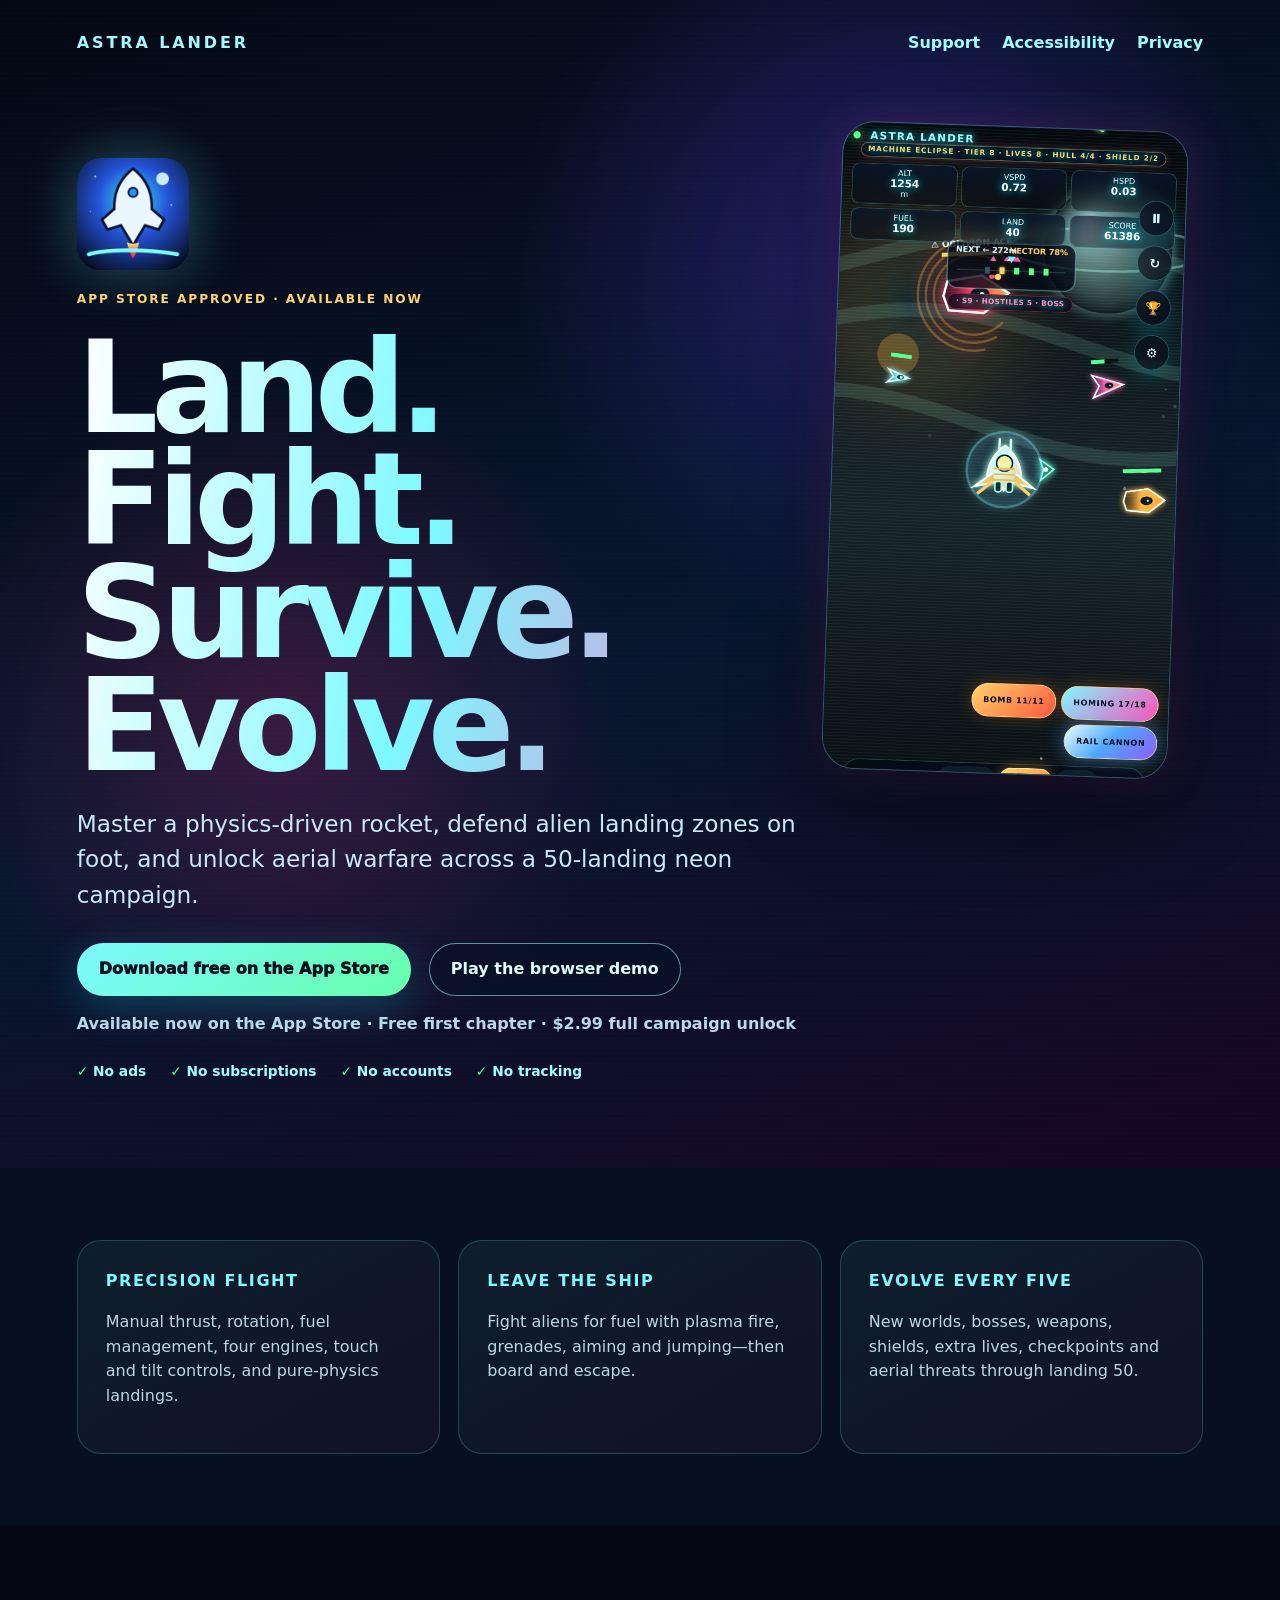
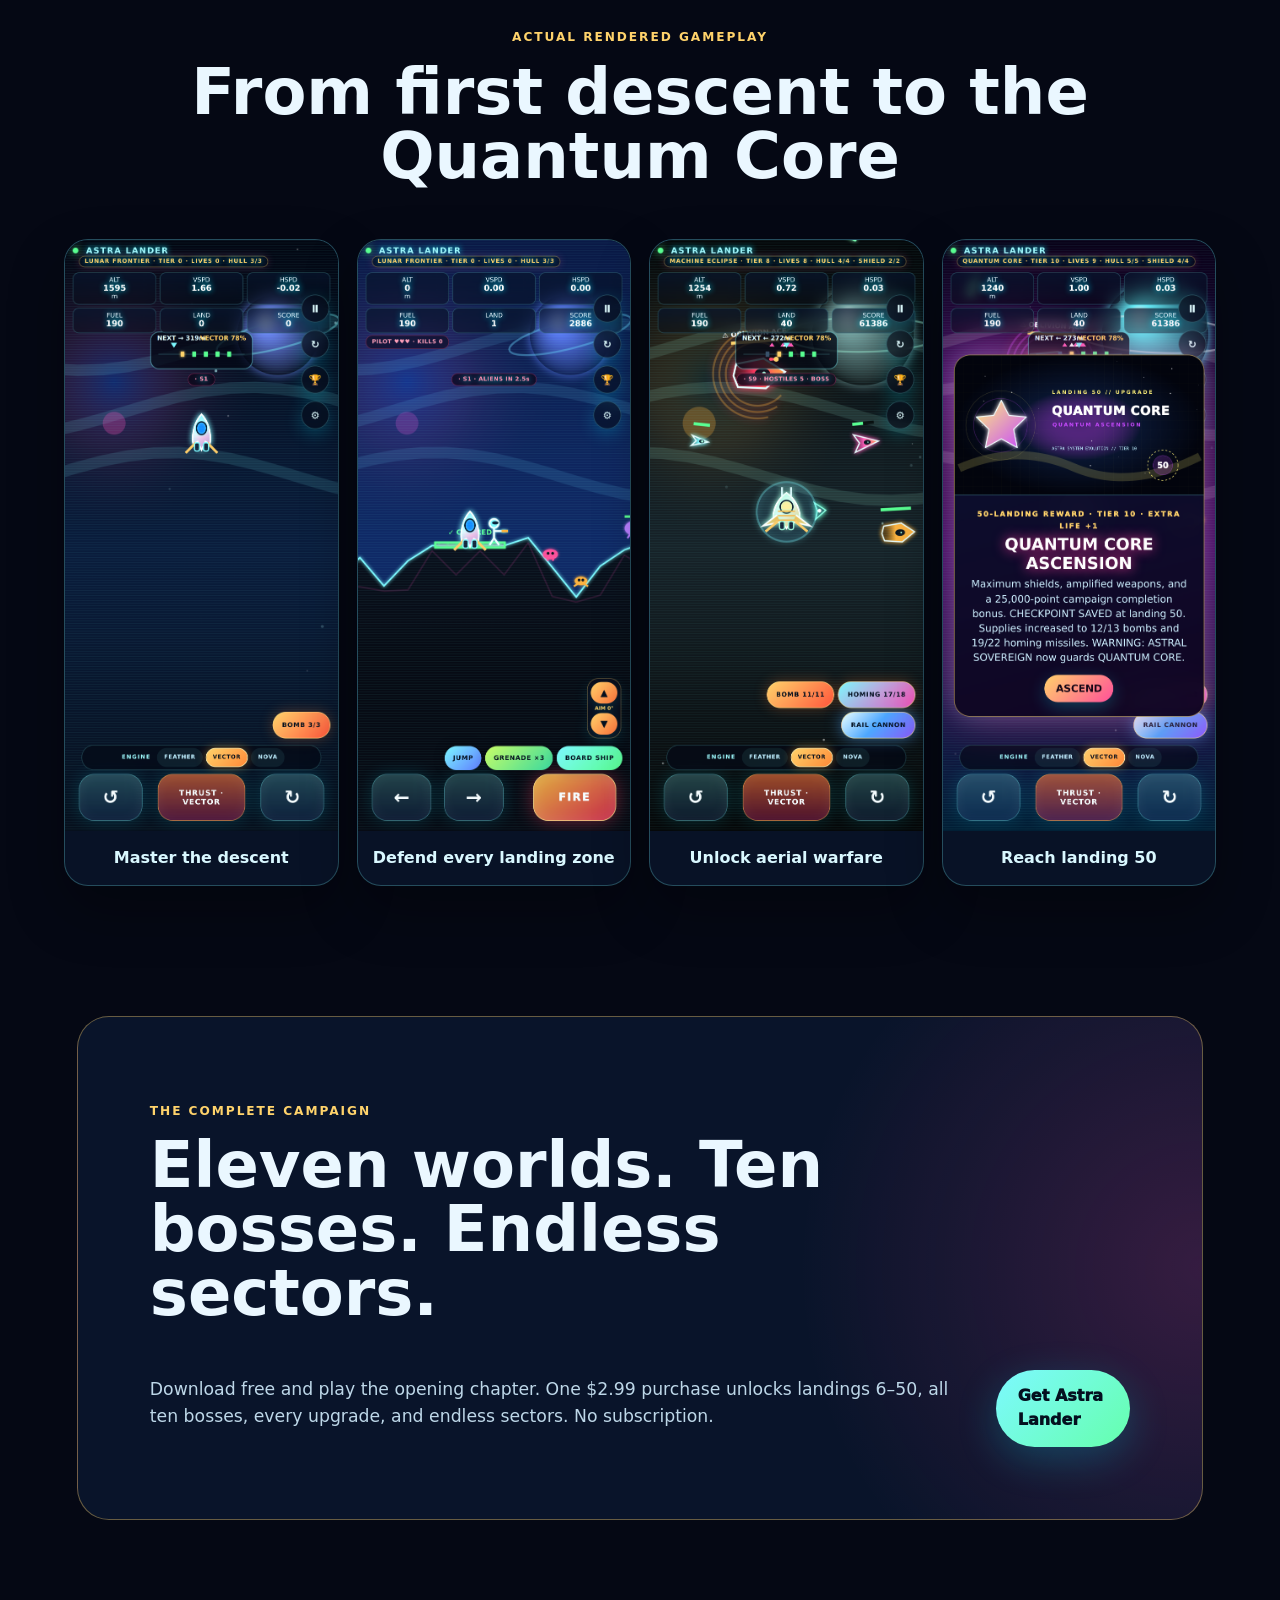
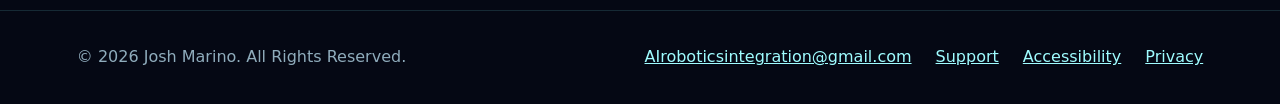
<file: index.html>
<!doctype html>
<html lang="en">
<head>
  <meta charset="utf-8">
  <meta name="viewport" content="width=device-width,initial-scale=1">
  <meta name="theme-color" content="#050814">
  <meta name="description" content="Download Astra Lander free on the App Store. Master precision landings, ground combat, and aerial battles through a 50-landing campaign.">
  <link rel="canonical" href="https://astra.airoboticsintegration.com/">
  <meta property="og:type" content="website">
  <meta property="og:url" content="https://astra.airoboticsintegration.com/">
  <meta property="og:title" content="Astra Lander — Available now on the App Store">
  <meta property="og:description" content="Download free and play the first chapter. Unlock the full 50-landing campaign for $2.99 with no subscription.">
  <meta property="og:image" content="https://astra.airoboticsintegration.com/app-icon.png">
  <meta name="twitter:card" content="summary_large_image">
  <title>Astra Lander — Rocket Physics, Alien Combat</title>
  <link rel="stylesheet" href="styles.css">
  <link rel="icon" href="app-icon.png">
</head>
<body>
  <header class="hero">
    <nav><a class="brand" href="#top">ASTRA LANDER</a><div><a href="support.html">Support</a><a href="accessibility.html">Accessibility</a><a href="privacy-policy.html">Privacy</a></div></nav>
    <main id="top">
      <img class="icon" src="app-icon.png" alt="Astra Lander app icon">
      <p class="eyebrow">APP STORE APPROVED · AVAILABLE NOW</p>
      <h1>Land. Fight.<br>Survive. Evolve.</h1>
      <p class="lede">Master a physics-driven rocket, defend alien landing zones on foot, and unlock aerial warfare across a 50-landing neon campaign.</p>
      <div class="actions"><a class="primary" href="https://apps.apple.com/us/app/astra-lander/id6805166951">Download free on the App Store</a><a class="secondary" href="demo/">Play the browser demo</a></div>
      <p class="availability">Available now on the App Store · Free first chapter · $2.99 full campaign unlock</p>
      <ul class="trust"><li>No ads</li><li>No subscriptions</li><li>No accounts</li><li>No tracking</li></ul>
    </main>
    <img class="hero-shot" src="screenshots/05-aerial-combat.png" alt="Astra Lander aerial combat gameplay">
  </header>

  <section class="features">
    <article><b>PRECISION FLIGHT</b><p>Manual thrust, rotation, fuel management, four engines, touch and tilt controls, and pure-physics landings.</p></article>
    <article><b>LEAVE THE SHIP</b><p>Fight aliens for fuel with plasma fire, grenades, aiming and jumping—then board and escape.</p></article>
    <article><b>EVOLVE EVERY FIVE</b><p>New worlds, bosses, weapons, shields, extra lives, checkpoints and aerial threats through landing 50.</p></article>
  </section>

  <section class="gallery" aria-labelledby="gallery-title">
    <p class="eyebrow">ACTUAL RENDERED GAMEPLAY</p><h2 id="gallery-title">From first descent to the Quantum Core</h2>
    <div class="shots">
      <figure><img src="screenshots/02-precision-flight.png" alt="Rocket performing a precision flight over an alien landscape"><figcaption>Master the descent</figcaption></figure>
      <figure><img src="screenshots/03-ground-combat.png" alt="Pilot fighting aliens after leaving the rocket"><figcaption>Defend every landing zone</figcaption></figure>
      <figure><img src="screenshots/05-aerial-combat.png" alt="Evolved rocket fighting multiple hostile ships"><figcaption>Unlock aerial warfare</figcaption></figure>
      <figure><img src="screenshots/06-quantum-core.png" alt="Quantum Core milestone reward at landing 50"><figcaption>Reach landing 50</figcaption></figure>
    </div>
  </section>

  <section class="campaign"><div><p class="eyebrow">THE COMPLETE CAMPAIGN</p><h2>Eleven worlds. Ten bosses. Endless sectors.</h2><p>Download free and play the opening chapter. One $2.99 purchase unlocks landings 6–50, all ten bosses, every upgrade, and endless sectors. No subscription.</p></div><a class="primary" href="https://apps.apple.com/us/app/astra-lander/id6805166951">Get Astra Lander</a></section>

  <footer><span>© 2026 Josh Marino. All Rights Reserved.</span><a href="mailto:AIroboticsintegration@gmail.com">AIroboticsintegration@gmail.com</a><a href="support.html">Support</a><a href="accessibility.html">Accessibility</a><a href="privacy-policy.html">Privacy</a></footer>
</body>
</html>
</file>
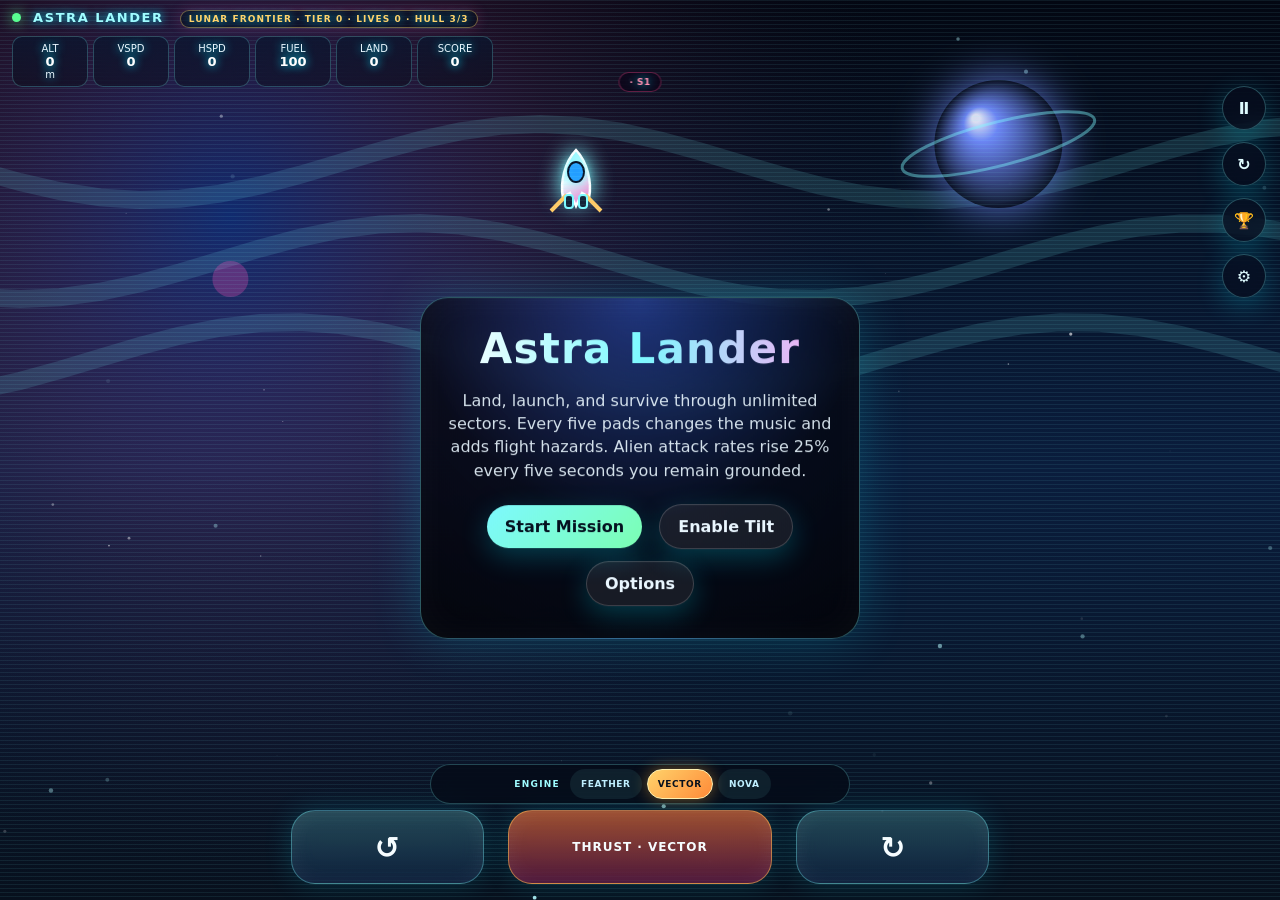
<file: demo/index.html>
<!doctype html>
<html lang="en">
<head>
  <meta charset="utf-8" />
  <meta name="viewport" content="width=device-width, initial-scale=1, viewport-fit=cover, user-scalable=no" />
  <meta name="theme-color" content="#050814" />
  <meta name="apple-mobile-web-app-capable" content="yes" />
  <meta name="apple-mobile-web-app-status-bar-style" content="black-translucent" />
  <meta name="apple-mobile-web-app-title" content="Astra Lander" />
  <title>Astra Lander — Free Demo</title>
  <link rel="manifest" href="manifest.webmanifest?v=45" />
  <link rel="icon" type="image/svg+xml" href="icons/icon.svg" />
  <link rel="apple-touch-icon" href="icons/icon.svg" />
  <link rel="stylesheet" href="styles.css?v=45" />
</head>
<body>
  <canvas id="game" aria-label="Astra Lander game canvas"></canvas>

  <div id="hud" class="hud">
    <div class="brand"><span class="pulse"></span> ASTRA LANDER <span id="campaignReadout" class="campaignReadout">LUNAR FRONTIER · TIER 0</span><span id="tiltReadout" class="tiltReadout"></span><span id="threatReadout" class="threatReadout"></span></div>
    <div class="metrics">
      <span>ALT <b id="altitude">0</b>m</span>
      <span>VSPD <b id="vspd">0</b></span>
      <span>HSPD <b id="hspd">0</b></span>
      <span>FUEL <b id="fuel">100</b></span>
      <span>LAND <b id="landings">0</b></span>
      <span>SCORE <b id="score">0</b></span>
    </div>
  </div>

  <div id="message" class="message">
    <h1>Astra Lander</h1>
    <p>Land, launch, and survive through unlimited sectors. Every five pads changes the music and adds flight hazards. Alien attack rates rise 25% every five seconds you remain grounded.</p>
    <button id="startBtn">Start Mission</button>
    <button id="tiltBtn" class="secondary">Enable Tilt</button>
    <button id="optionsBtn" class="secondary">Options</button>
    <div id="scoreEntry" class="scoreEntry hidden">
      <strong>TOP-TEN ONE-TANK RUN!</strong>
      <label for="pilotName">Pilot name</label>
      <input id="pilotName" maxlength="16" autocomplete="nickname" placeholder="Enter your name" />
      <button id="saveScoreBtn">Save Score</button>
    </div>
  </div>

  <section id="options" class="panel hidden" aria-label="Game options">
    <div class="panelHead">
      <h2>Mission Options</h2>
      <button id="closeOptions" aria-label="Close mission options">×</button>
    </div>
    <div class="grid">
      <label>Control Mode
        <select id="controlMode">
          <option value="touch">On-screen buttons</option>
          <option value="tilt">Tilt + thrust button</option>
          <option value="hybrid">Hybrid: tilt + buttons</option>
          <option value="keyboard">Keyboard/Desktop</option>
        </select>
      </label>
      <label>Auto-correct
        <select id="assistMode">
          <option value="off" selected>Off — pure physics</option>
          <option value="level">Auto-level only</option>
          <option value="landing">Landing assist</option>
          <option value="training">Training mode</option>
        </select>
      </label>
      <label>Fuel
        <select id="fuelMode">
          <option value="limited">Limited fuel</option>
          <option value="unlimited">Unlimited fuel</option>
        </select>
      </label>
      <label class="godModeOption">God Mode
        <input id="godModeToggle" type="checkbox" /> Invincible · unlimited fuel and weapons
      </label>
      <label>Difficulty
        <select id="difficulty">
          <option value="easy">Easy Moon</option>
          <option value="normal" selected>Normal</option>
          <option value="hard">Hard Mars</option>
          <option value="expert">Expert Europa</option>
        </select>
      </label>
      <label>Graphics
        <select id="graphicsMode">
          <option value="ultra" selected>Ultra neon</option>
          <option value="high">High</option>
          <option value="battery">Battery saver</option>
        </select>
      </label>
      <label>Music
        <input id="musicToggle" type="checkbox" checked /> Synth soundtrack
      </label>
      <label>SFX
        <input id="sfxToggle" type="checkbox" checked /> Thrusters / alarms / landing
      </label>
      <label>Haptics
        <input id="hapticsToggle" type="checkbox" checked /> iPhone vibration if available
      </label>
      <label>Mission Type
        <select id="missionType">
          <option value="single">Single landing</option>
          <option value="endless" selected>One-tank challenge</option>
          <option value="time">Time trial</option>
          <option value="sandbox">Sandbox practice</option>
        </select>
      </label>
      <label>Terrain
        <select id="terrainStyle">
          <option value="moon" selected>Moon cliffs</option>
          <option value="mars">Mars canyon</option>
          <option value="ice">Icy Europa</option>
          <option value="alien">Alien crystal field</option>
        </select>
      </label>
    </div>
    <p class="hint">Tip: Every five landings transforms the world, summons a boss, and awards an upgrade. Flight weapons: B bomb, M homing missile, C cannon after landing 10. On foot: F/X fire, Q/E aim, G grenade.</p>
  </section>

  <section id="leaderboard" class="panel leaderboard hidden" aria-label="One-tank leaderboard">
    <div class="panelHead">
      <h2>🏆 One-Tank Top Ten</h2>
      <button id="closeLeaderboard" aria-label="Close leaderboard">×</button>
    </div>
    <p class="leaderboardHelp">Choose <b>One-tank challenge</b> with limited fuel. Land as many times as possible without refueling.</p>
    <div id="currentRun" class="currentRun">Current run: 0 landings</div>
    <ol id="leaderboardList" class="leaderboardList"></ol>
    <p id="noScores" class="noScores">No scores yet — be the first pilot on the board.</p>
  </section>

  <section id="rewardPopup" class="rewardPopup hidden" role="dialog" aria-modal="true" aria-labelledby="rewardTitle">
    <img id="rewardImage" src="assets/reward-05.svg" alt="Astra campaign milestone upgrade" />
    <div class="rewardCopy">
      <span id="rewardMilestone">5-LANDING REWARD</span>
      <h2 id="rewardTitle">HOMING MISSILES UNLOCKED!</h2>
      <p id="rewardText">Your rocket has been upgraded with three target-seeking missiles.</p>
      <button id="rewardContinueBtn">ARM MISSILES</button>
    </div>
  </section>

  <div id="thrustSelector" class="thrustSelector" aria-label="Engine power">
    <span>ENGINE</span>
    <button data-thrust-mode="feather">FEATHER</button>
    <button data-thrust-mode="vector" class="active">VECTOR</button>
    <button data-thrust-mode="nova">NOVA</button>
  </div>

  <button id="exitShipBtn" class="crewAction hidden">EXIT SHIP</button>
  <div id="pilotStatus" class="pilotStatus hidden">PILOT ♥♥♥</div>
  <div id="pilotActions" class="pilotActions hidden" aria-label="Pilot actions">
    <button id="jumpBtn" class="actionControl">JUMP</button>
    <button id="grenadeBtn" class="actionControl">GRENADE ×3</button>
    <button id="boardShipBtn">BOARD SHIP</button>
  </div>
  <div id="aimControls" class="aimControls hidden" aria-label="Weapon aim">
    <button id="aimUpBtn" class="actionControl" aria-label="Aim higher">▲</button>
    <span id="aimReadout">AIM 0°</span>
    <button id="aimDownBtn" class="actionControl" aria-label="Aim lower">▼</button>
  </div>
  <div id="flightWeapons" class="flightWeapons hidden" aria-label="Rocket weapons">
    <button id="bombBtn" class="actionControl">BOMB ×3</button>
    <button id="missileBtn" class="actionControl hidden">HOMING ×0</button>
    <button id="cannonBtn" class="actionControl hidden">CANNON</button>
  </div>

  <div id="touchControls" class="touchControls">
    <button id="leftBtn" class="control" aria-label="Rotate counterclockwise">↺</button>
    <button id="thrustBtn" class="control thrust" aria-label="Apply thrust">THRUST</button>
    <button id="rightBtn" class="control" aria-label="Rotate clockwise">↻</button>
  </div>

  <div class="topButtons">
    <button id="pauseBtn" aria-label="Pause or resume mission">Ⅱ</button>
    <button id="resetBtn" aria-label="Restart mission">↻</button>
    <button id="leaderboardBtn" aria-label="Open leaderboard">🏆</button>
    <button id="gearBtn" aria-label="Open mission options">⚙</button>
  </div>

  <script>globalThis.ASTRA_DEMO_MODE=true;globalThis.ASTRA_FULL_GAME_URL="https://apps.apple.com/us/app/astra-lander/id6805166951";</script>
  <script src="app.js?v=45"></script>
</body>
</html>
</file>
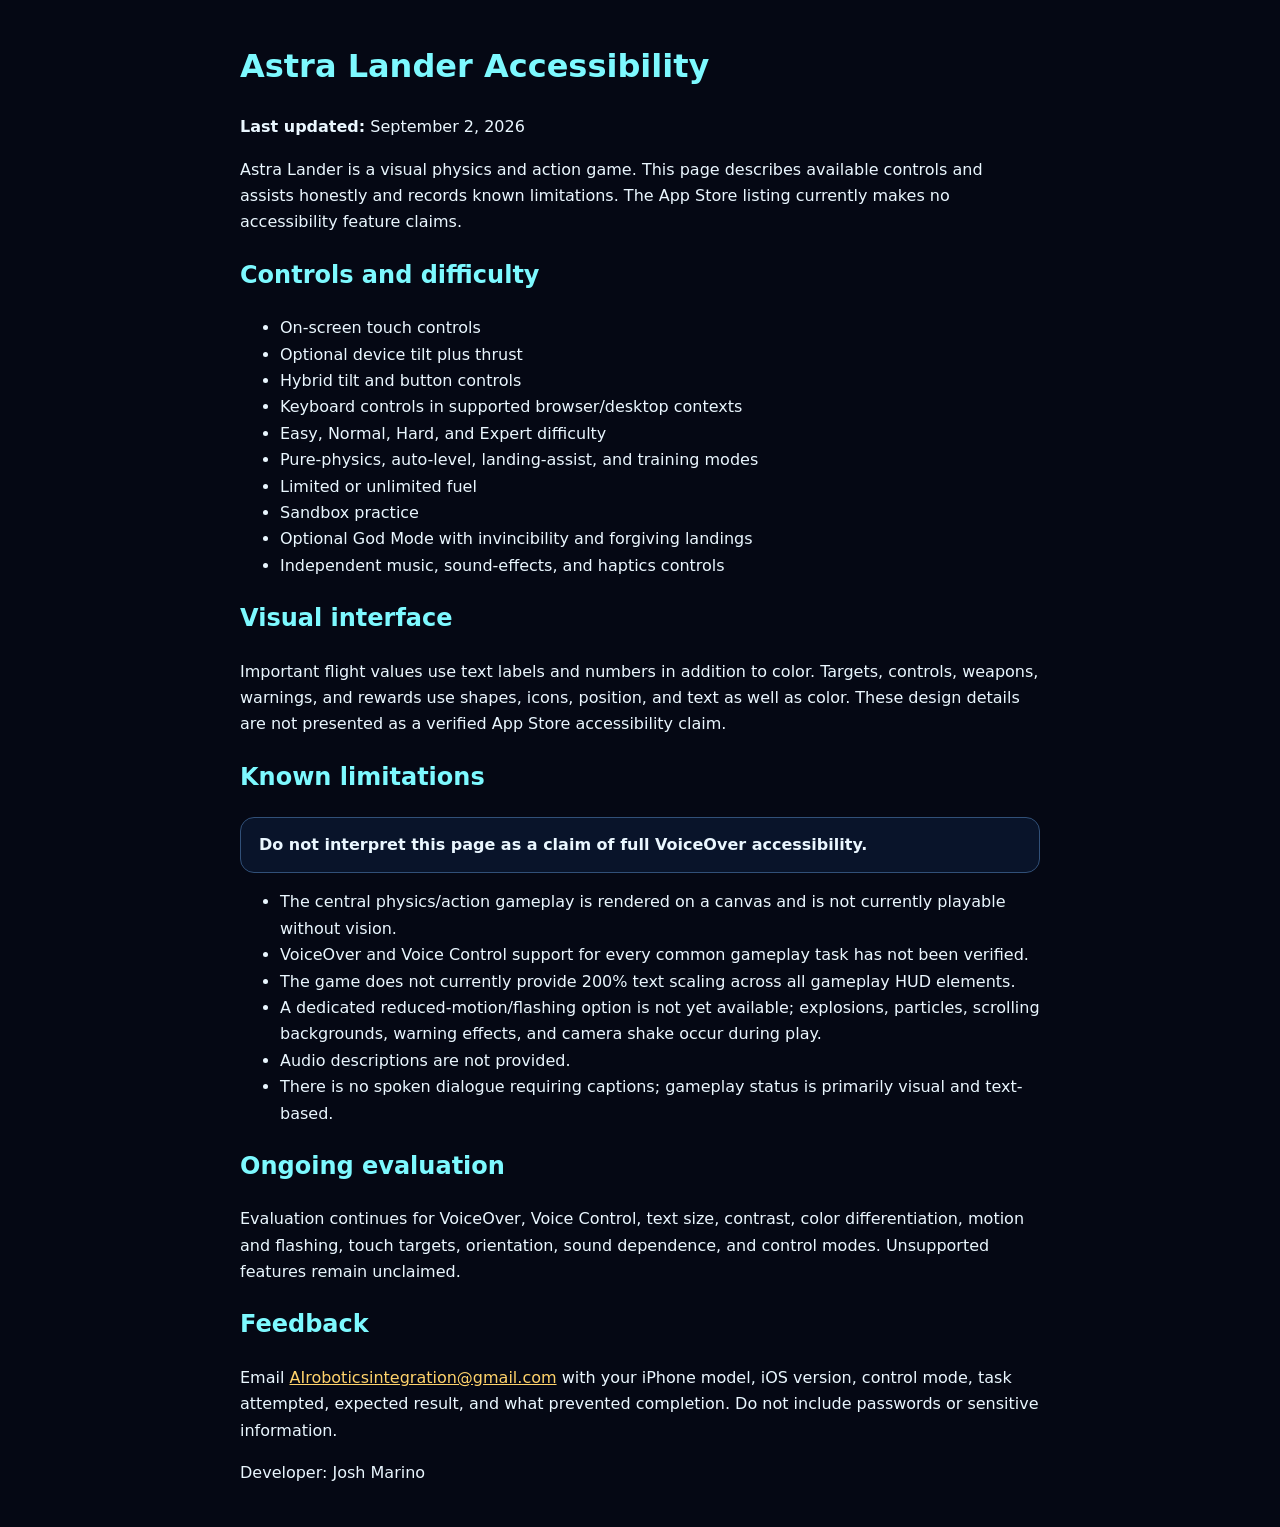
<file: accessibility.html>
<!doctype html>
<html lang="en">
<head><meta charset="utf-8"><meta name="viewport" content="width=device-width,initial-scale=1"><title>Astra Lander Accessibility</title><link rel="icon" href="data:image/svg+xml,%3Csvg xmlns='http://www.w3.org/2000/svg' viewBox='0 0 1 1'%3E%3C/svg%3E"><style>body{max-width:800px;margin:40px auto;padding:0 20px;background:#050814;color:#eaf7ff;font:16px/1.65 system-ui}h1,h2{color:#7df9ff}a{color:#ffd36b}aside{padding:14px 18px;border:1px solid #315078;border-radius:14px;background:#09142a}</style></head>
<body>
<h1>Astra Lander Accessibility</h1>
<p><strong>Last updated:</strong> September 2, 2026</p>
<p>Astra Lander is a visual physics and action game. This page describes available controls and assists honestly and records known limitations. The App Store listing currently makes no accessibility feature claims.</p>

<h2>Controls and difficulty</h2>
<ul>
<li>On-screen touch controls</li>
<li>Optional device tilt plus thrust</li>
<li>Hybrid tilt and button controls</li>
<li>Keyboard controls in supported browser/desktop contexts</li>
<li>Easy, Normal, Hard, and Expert difficulty</li>
<li>Pure-physics, auto-level, landing-assist, and training modes</li>
<li>Limited or unlimited fuel</li>
<li>Sandbox practice</li>
<li>Optional God Mode with invincibility and forgiving landings</li>
<li>Independent music, sound-effects, and haptics controls</li>
</ul>

<h2>Visual interface</h2>
<p>Important flight values use text labels and numbers in addition to color. Targets, controls, weapons, warnings, and rewards use shapes, icons, position, and text as well as color. These design details are not presented as a verified App Store accessibility claim.</p>

<h2>Known limitations</h2>
<aside><strong>Do not interpret this page as a claim of full VoiceOver accessibility.</strong></aside>
<ul>
<li>The central physics/action gameplay is rendered on a canvas and is not currently playable without vision.</li>
<li>VoiceOver and Voice Control support for every common gameplay task has not been verified.</li>
<li>The game does not currently provide 200% text scaling across all gameplay HUD elements.</li>
<li>A dedicated reduced-motion/flashing option is not yet available; explosions, particles, scrolling backgrounds, warning effects, and camera shake occur during play.</li>
<li>Audio descriptions are not provided.</li>
<li>There is no spoken dialogue requiring captions; gameplay status is primarily visual and text-based.</li>
</ul>

<h2>Ongoing evaluation</h2>
<p>Evaluation continues for VoiceOver, Voice Control, text size, contrast, color differentiation, motion and flashing, touch targets, orientation, sound dependence, and control modes. Unsupported features remain unclaimed.</p>

<h2>Feedback</h2>
<p>Email <a href="mailto:AIroboticsintegration@gmail.com">AIroboticsintegration@gmail.com</a> with your iPhone model, iOS version, control mode, task attempted, expected result, and what prevented completion. Do not include passwords or sensitive information.</p>

<p>Developer: Josh Marino</p>
</body></html>
</file>
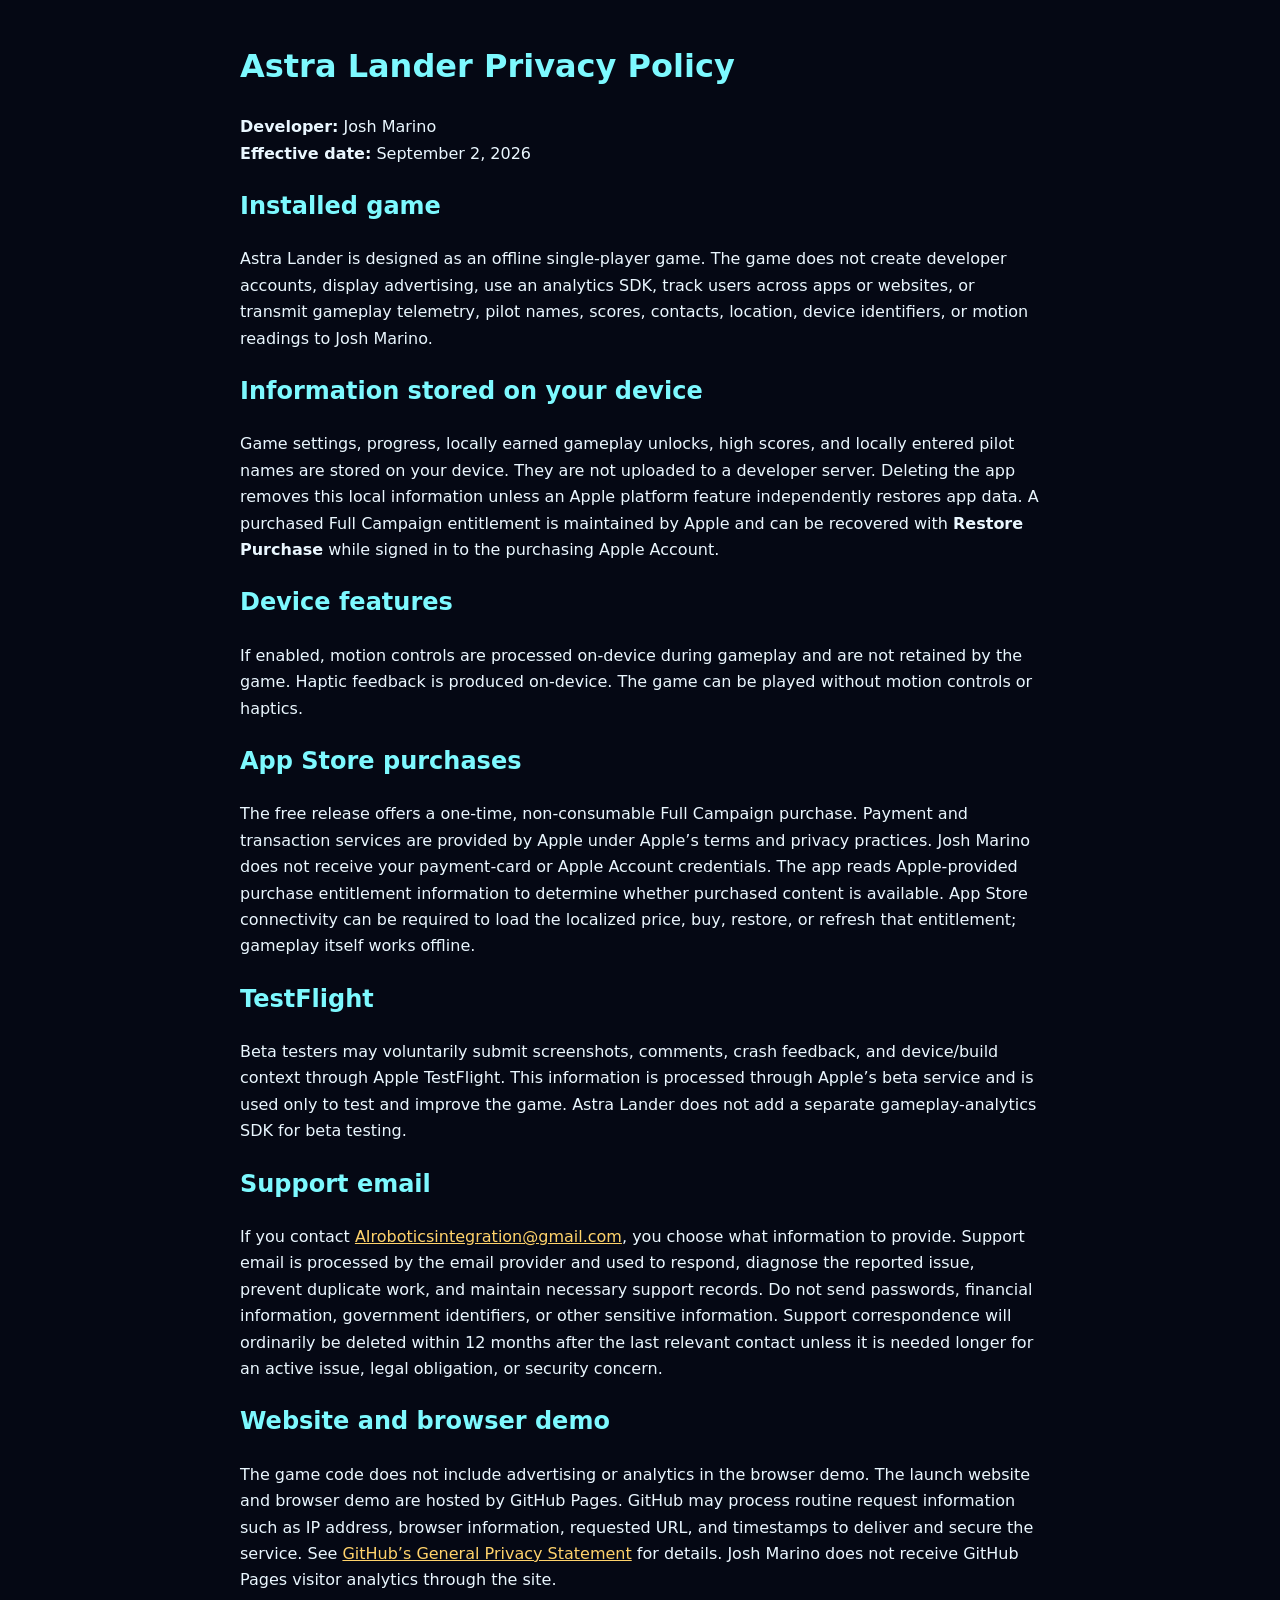
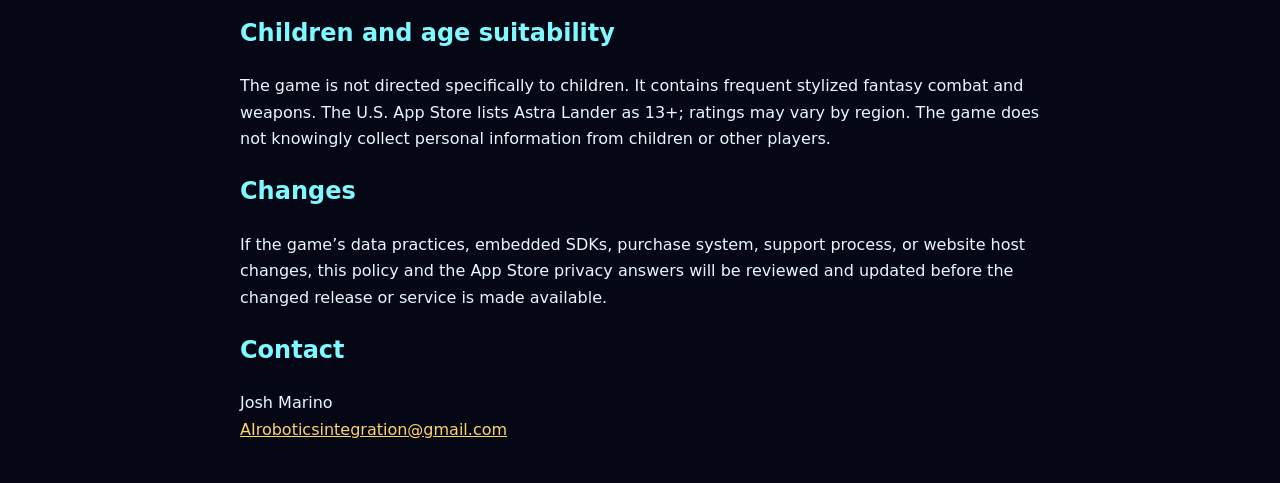
<file: privacy-policy.html>
<!doctype html>
<html lang="en">
<head>
  <meta charset="utf-8">
  <meta name="viewport" content="width=device-width,initial-scale=1">
  <title>Astra Lander Privacy Policy</title>
  <link rel="icon" href="data:image/svg+xml,%3Csvg xmlns='http://www.w3.org/2000/svg' viewBox='0 0 1 1'%3E%3C/svg%3E">
  <style>body{max-width:800px;margin:40px auto;padding:0 20px;background:#050814;color:#eaf7ff;font:16px/1.65 system-ui}h1,h2{color:#7df9ff}a{color:#ffd36b}aside{padding:14px 18px;border:1px solid #315078;border-radius:14px;background:#09142a}</style>
</head>
<body>
  <h1>Astra Lander Privacy Policy</h1>
  <p><strong>Developer:</strong> Josh Marino<br><strong>Effective date:</strong> September 2, 2026</p>

  <h2>Installed game</h2>
  <p>Astra Lander is designed as an offline single-player game. The game does not create developer accounts, display advertising, use an analytics SDK, track users across apps or websites, or transmit gameplay telemetry, pilot names, scores, contacts, location, device identifiers, or motion readings to Josh Marino.</p>

  <h2>Information stored on your device</h2>
  <p>Game settings, progress, locally earned gameplay unlocks, high scores, and locally entered pilot names are stored on your device. They are not uploaded to a developer server. Deleting the app removes this local information unless an Apple platform feature independently restores app data. A purchased Full Campaign entitlement is maintained by Apple and can be recovered with <strong>Restore Purchase</strong> while signed in to the purchasing Apple Account.</p>

  <h2>Device features</h2>
  <p>If enabled, motion controls are processed on-device during gameplay and are not retained by the game. Haptic feedback is produced on-device. The game can be played without motion controls or haptics.</p>

  <h2>App Store purchases</h2>
  <p>The free release offers a one-time, non-consumable Full Campaign purchase. Payment and transaction services are provided by Apple under Apple’s terms and privacy practices. Josh Marino does not receive your payment-card or Apple Account credentials. The app reads Apple-provided purchase entitlement information to determine whether purchased content is available. App Store connectivity can be required to load the localized price, buy, restore, or refresh that entitlement; gameplay itself works offline.</p>

  <h2>TestFlight</h2>
  <p>Beta testers may voluntarily submit screenshots, comments, crash feedback, and device/build context through Apple TestFlight. This information is processed through Apple’s beta service and is used only to test and improve the game. Astra Lander does not add a separate gameplay-analytics SDK for beta testing.</p>

  <h2>Support email</h2>
  <p>If you contact <a href="mailto:AIroboticsintegration@gmail.com">AIroboticsintegration@gmail.com</a>, you choose what information to provide. Support email is processed by the email provider and used to respond, diagnose the reported issue, prevent duplicate work, and maintain necessary support records. Do not send passwords, financial information, government identifiers, or other sensitive information. Support correspondence will ordinarily be deleted within 12 months after the last relevant contact unless it is needed longer for an active issue, legal obligation, or security concern.</p>

  <h2>Website and browser demo</h2>
  <p>The game code does not include advertising or analytics in the browser demo. The launch website and browser demo are hosted by GitHub Pages. GitHub may process routine request information such as IP address, browser information, requested URL, and timestamps to deliver and secure the service. See <a href="https://docs.github.com/en/site-policy/privacy-policies/github-general-privacy-statement">GitHub’s General Privacy Statement</a> for details. Josh Marino does not receive GitHub Pages visitor analytics through the site.</p>

  <h2>Children and age suitability</h2>
  <p>The game is not directed specifically to children. It contains frequent stylized fantasy combat and weapons. The U.S. App Store lists Astra Lander as 13+; ratings may vary by region. The game does not knowingly collect personal information from children or other players.</p>

  <h2>Changes</h2>
  <p>If the game’s data practices, embedded SDKs, purchase system, support process, or website host changes, this policy and the App Store privacy answers will be reviewed and updated before the changed release or service is made available.</p>

  <h2>Contact</h2>
  <p>Josh Marino<br><a href="mailto:AIroboticsintegration@gmail.com">AIroboticsintegration@gmail.com</a></p>
</body>
</html>
</file>
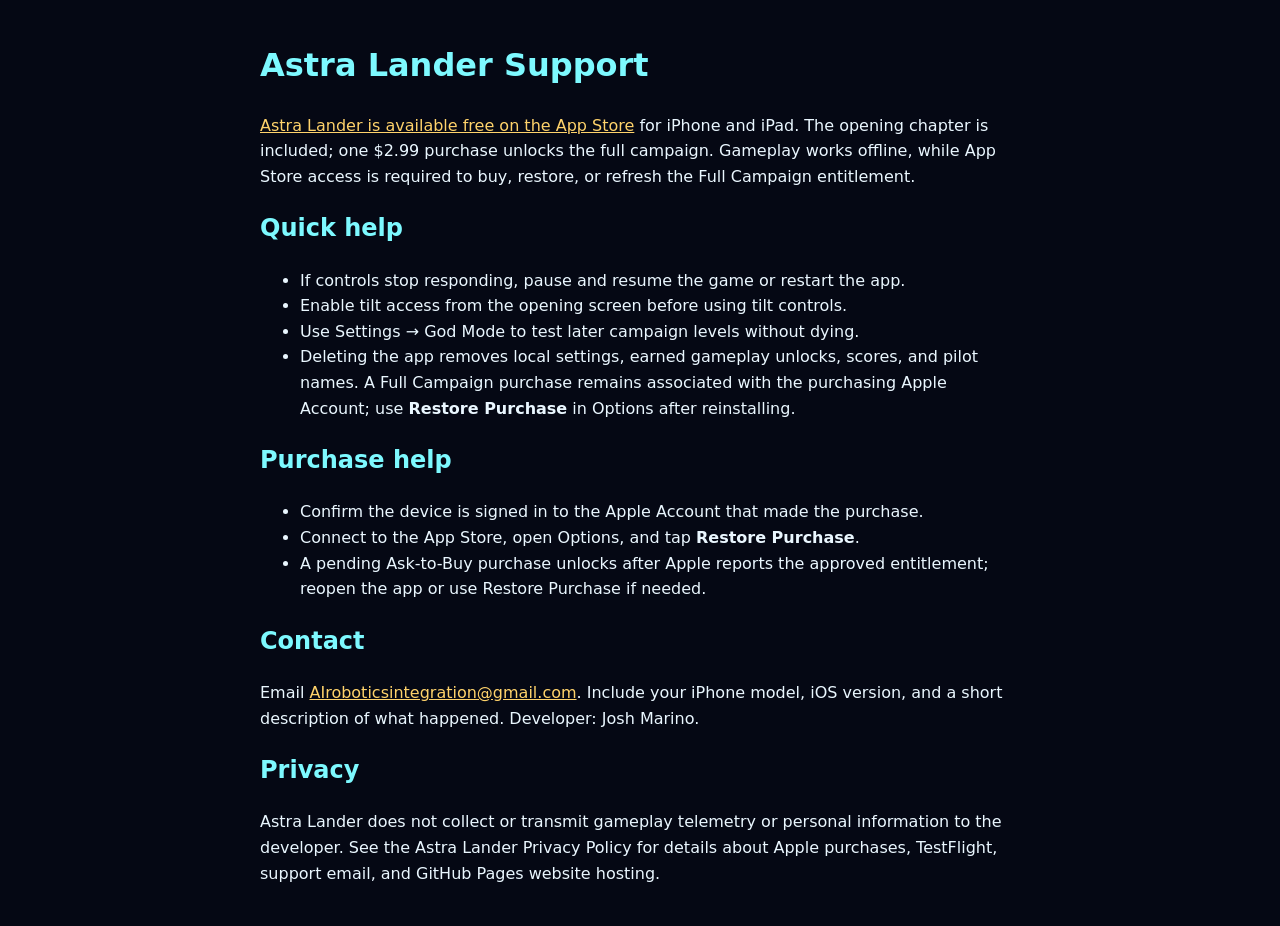
<file: support.html>
<!doctype html><html lang="en"><head><meta charset="utf-8"><meta name="viewport" content="width=device-width,initial-scale=1"><title>Astra Lander Support</title><link rel="icon" href="data:image/svg+xml,%3Csvg xmlns='http://www.w3.org/2000/svg' viewBox='0 0 1 1'%3E%3C/svg%3E"><style>body{max-width:760px;margin:40px auto;padding:0 20px;background:#050814;color:#eaf7ff;font:16px/1.6 system-ui}h1,h2{color:#7df9ff}a{color:#ffd36b}code{color:#ffd36b}</style></head><body><h1>Astra Lander Support</h1><p><a href="https://apps.apple.com/us/app/astra-lander/id6805166951">Astra Lander is available free on the App Store</a> for iPhone and iPad. The opening chapter is included; one $2.99 purchase unlocks the full campaign. Gameplay works offline, while App Store access is required to buy, restore, or refresh the Full Campaign entitlement.</p><h2>Quick help</h2><ul><li>If controls stop responding, pause and resume the game or restart the app.</li><li>Enable tilt access from the opening screen before using tilt controls.</li><li>Use Settings → God Mode to test later campaign levels without dying.</li><li>Deleting the app removes local settings, earned gameplay unlocks, scores, and pilot names. A Full Campaign purchase remains associated with the purchasing Apple Account; use <strong>Restore Purchase</strong> in Options after reinstalling.</li></ul><h2>Purchase help</h2><ul><li>Confirm the device is signed in to the Apple Account that made the purchase.</li><li>Connect to the App Store, open Options, and tap <strong>Restore Purchase</strong>.</li><li>A pending Ask-to-Buy purchase unlocks after Apple reports the approved entitlement; reopen the app or use Restore Purchase if needed.</li></ul><h2>Contact</h2><p>Email <a href="mailto:AIroboticsintegration@gmail.com">AIroboticsintegration@gmail.com</a>. Include your iPhone model, iOS version, and a short description of what happened. Developer: Josh Marino.</p><h2>Privacy</h2><p>Astra Lander does not collect or transmit gameplay telemetry or personal information to the developer. See the Astra Lander Privacy Policy for details about Apple purchases, TestFlight, support email, and GitHub Pages website hosting.</p></body></html>
</file>
<file: styles.css>
*{box-sizing:border-box}html{scroll-behavior:smooth}body{margin:0;background:#050814;color:#eaf7ff;font-family:Inter,ui-sans-serif,system-ui,-apple-system,Segoe UI,sans-serif;line-height:1.55}a{color:#9ffcff}.hero{min-height:92vh;padding:0 6vw;background:radial-gradient(circle at 70% 22%,rgba(93,66,255,.32),transparent 30%),radial-gradient(circle at 22% 62%,rgba(255,45,145,.2),transparent 28%),linear-gradient(160deg,#050814,#07162e 55%,#170623);position:relative;overflow:hidden}.hero:after{content:"";position:absolute;inset:0;background:repeating-linear-gradient(0deg,transparent 0 4px,rgba(125,249,255,.025) 5px);pointer-events:none}nav{height:86px;display:flex;align-items:center;justify-content:space-between;position:relative;z-index:2}nav div{display:flex;gap:22px}nav a{text-decoration:none;font-weight:800}.brand{letter-spacing:.18em}.hero main{position:relative;z-index:2;max-width:780px;padding:8vh 0}.hero-shot{position:absolute;z-index:1;right:8vw;top:14vh;width:min(27vw,390px);max-height:72vh;object-fit:cover;object-position:top;border-radius:32px;border:1px solid rgba(125,249,255,.3);box-shadow:0 35px 90px rgba(0,0,0,.45),0 0 50px rgba(255,79,186,.16);transform:rotate(2deg)}.icon{width:112px;height:112px;border-radius:24px;box-shadow:0 0 55px rgba(125,249,255,.3)}.eyebrow{color:#ffd36b;letter-spacing:.16em;font-size:.76rem;font-weight:900}.hero h1{font-size:clamp(3.8rem,10vw,8rem);line-height:.88;margin:.18em 0;background:linear-gradient(100deg,#fff,#7df9ff 45%,#ff75c8);-webkit-background-clip:text;color:transparent;letter-spacing:-.055em}.lede{font-size:clamp(1.1rem,2vw,1.45rem);max-width:720px;color:#c9e8f5}.actions{display:flex;flex-wrap:wrap;align-items:center;gap:18px;margin:30px 0}.primary{display:inline-block;padding:14px 22px;border-radius:999px;text-decoration:none;background:linear-gradient(135deg,#7df9ff,#65ffac);color:#04101f;font-weight:1000;box-shadow:0 12px 40px rgba(0,229,255,.22)}.secondary{display:inline-block;padding:13px 21px;border:1px solid rgba(159,252,255,.55);border-radius:999px;text-decoration:none;color:#dffcff;font-weight:900;background:rgba(5,18,38,.55)}.secondary:hover{background:rgba(125,249,255,.12)}.availability{margin:-14px 0 24px;color:#b9d8e8;font-weight:700}.trust{display:flex;flex-wrap:wrap;gap:24px;padding:0;list-style:none;color:#9ffcff;font-size:.86rem;font-weight:800}.trust li:before{content:"✓ ";color:#59ff91}.features{display:grid;grid-template-columns:repeat(3,1fr);gap:18px;padding:72px 6vw;background:#071020}.features article{padding:28px;border:1px solid rgba(125,249,255,.2);border-radius:24px;background:linear-gradient(150deg,rgba(125,249,255,.06),rgba(255,79,186,.04))}.features b{color:#7df9ff;letter-spacing:.1em}.features p{color:#bcd6e5}.gallery{padding:90px 5vw;text-align:center}.gallery h2,.campaign h2{font-size:clamp(2rem,5vw,4.3rem);line-height:1;margin:.2em auto .8em;max-width:900px}.shots{display:grid;grid-template-columns:repeat(4,minmax(0,1fr));gap:18px;max-width:1280px;margin:auto}.shots figure{margin:0;border-radius:24px;overflow:hidden;border:1px solid rgba(125,249,255,.25);background:#081226;box-shadow:0 24px 55px rgba(0,0,0,.32)}.shots img{display:block;width:100%;height:auto}.shots figcaption{padding:15px;color:#d9f8ff;font-weight:800}.campaign{margin:40px 6vw 90px;padding:clamp(28px,6vw,72px);border:1px solid rgba(255,211,107,.38);border-radius:32px;background:radial-gradient(circle at right,rgba(255,64,166,.18),transparent 35%),#09142a;display:flex;align-items:end;justify-content:space-between;gap:40px}.campaign>div{max-width:850px}.campaign p:not(.eyebrow){color:#bdd7e8;font-size:1.08rem}footer{display:flex;flex-wrap:wrap;gap:24px;padding:34px 6vw;border-top:1px solid rgba(125,249,255,.14);color:#8facbc}footer span{margin-right:auto}@media(max-width:1100px){.hero-shot{display:none}.hero main{max-width:880px}}@media(max-width:900px){.features{grid-template-columns:1fr}.shots{grid-template-columns:repeat(2,1fr)}.campaign{align-items:start;flex-direction:column}}@media(max-width:520px){nav div{gap:8px;font-size:.72rem}.brand{font-size:.78rem}.hero{padding:0 5vw}.hero main{padding-top:5vh}.icon{width:88px;height:88px}.shots{grid-template-columns:1fr 1fr;gap:10px}.shots figcaption{font-size:.8rem;padding:10px}.trust{gap:12px}.campaign{margin-left:4vw;margin-right:4vw}}
</file>
<file: demo/styles.css>
*{box-sizing:border-box;-webkit-tap-highlight-color:transparent}html,body{margin:0;height:100%;overflow:hidden;background:#050814;color:#eaf7ff;font-family:Inter,system-ui,-apple-system,Segoe UI,Roboto,Arial,sans-serif;touch-action:none;user-select:none}#game{position:fixed;inset:0;width:100vw;height:100dvh;background:#050814;display:block}.hud{position:fixed;left:env(safe-area-inset-left);right:env(safe-area-inset-right);top:env(safe-area-inset-top);padding:10px 12px;z-index:5;pointer-events:none;text-shadow:0 0 10px #00e5ff}.brand{font-weight:900;letter-spacing:.12em;font-size:13px;margin-bottom:8px;color:#9ffcff}.tiltReadout{float:right;letter-spacing:.04em;color:#ffd36b;font-size:11px}.threatReadout{position:fixed;left:50%;top:calc(210px + env(safe-area-inset-top));transform:translateX(-50%);max-width:76vw;padding:4px 10px;border:1px solid rgba(255,79,145,.35);border-radius:999px;background:rgba(12,4,24,.72);color:#ff91b2;font-size:9px;letter-spacing:.05em;white-space:nowrap;overflow:hidden;text-overflow:ellipsis;backdrop-filter:blur(8px)}.campaignReadout{display:inline-block;margin-left:10px;padding:3px 8px;border:1px solid rgba(255,211,107,.42);border-radius:999px;color:#ffd36b;background:rgba(7,12,30,.62);font-size:9px;letter-spacing:.12em;box-shadow:0 0 14px rgba(255,94,174,.2)}.pulse{display:inline-block;width:9px;height:9px;border-radius:50%;background:#59ff91;box-shadow:0 0 14px #59ff91;margin-right:6px}.metrics{display:grid;grid-template-columns:repeat(3,1fr);gap:5px;font-size:10px}.metrics span{padding:6px 6px;border:1px solid rgba(125,249,255,.24);border-radius:10px;background:linear-gradient(180deg,rgba(8,21,45,.72),rgba(4,8,18,.42));backdrop-filter:blur(9px);text-align:center}.metrics b{display:block;font-size:13px;color:#fff}.message{position:fixed;left:50%;top:46%;transform:translate(-50%,-50%);z-index:10;width:min(92vw,440px);padding:26px;border:1px solid rgba(125,249,255,.35);border-radius:28px;background:radial-gradient(circle at top,rgba(49,103,255,.35),rgba(5,8,20,.86) 55%,rgba(2,3,8,.92));box-shadow:0 0 50px rgba(0,229,255,.20),inset 0 0 40px rgba(255,255,255,.04);text-align:center;backdrop-filter:blur(18px)}.message h1{margin:0 0 8px;font-size:42px;letter-spacing:.03em;background:linear-gradient(90deg,#fff,#7df9ff,#ffa8f3);-webkit-background-clip:text;color:transparent}.message p{opacity:.9;line-height:1.45}button,select,input{font:inherit}button:focus-visible,select:focus-visible,input:focus-visible,a:focus-visible{outline:3px solid #ffd36b;outline-offset:3px}button{border:0;border-radius:999px;padding:12px 18px;margin:6px;color:#04101f;background:linear-gradient(135deg,#7df9ff,#7cffb2);font-weight:900;box-shadow:0 8px 28px rgba(0,229,255,.24);cursor:pointer}button.secondary{background:rgba(255,255,255,.08);color:#eaf7ff;border:1px solid rgba(255,255,255,.18)}.topButtons{position:fixed;right:calc(8px + env(safe-area-inset-right));top:calc(80px + env(safe-area-inset-top));z-index:7;display:flex;flex-direction:column}.topButtons button{width:44px;height:44px;padding:0;background:rgba(6,12,28,.58);color:#dffcff;border:1px solid rgba(125,249,255,.28);backdrop-filter:blur(8px)}.crewAction{position:fixed;left:50%;bottom:calc(145px + env(safe-area-inset-bottom));transform:translateX(-50%);z-index:9;min-height:38px;margin:0;padding:8px 20px;color:#160610;background:linear-gradient(135deg,#ffcf5b,#ff4f78);border:1px solid #ffe2a1;box-shadow:0 0 24px rgba(255,79,120,.42);letter-spacing:.08em}.pilotStatus{position:fixed;left:calc(12px + env(safe-area-inset-left));top:calc(150px + env(safe-area-inset-top));z-index:8;margin:0;padding:5px 9px;border:1px solid rgba(255,79,120,.35);border-radius:999px;background:rgba(8,6,20,.56);color:#ff9fba;font-size:9px;font-weight:900;letter-spacing:.05em;pointer-events:none;backdrop-filter:blur(7px)}.pilotActions{position:fixed;right:calc(12px + env(safe-area-inset-right));bottom:calc(96px + env(safe-area-inset-bottom));z-index:9;display:flex;align-items:center;justify-content:flex-end;gap:6px;width:auto;padding:0;background:transparent}.pilotActions button{min-height:38px;margin:0;padding:8px 13px;font-size:10px;letter-spacing:.08em;box-shadow:0 0 18px rgba(0,0,0,.3)}.pilotActions #jumpBtn{background:linear-gradient(135deg,#7df9ff,#5f7dff)}.pilotActions #boardShipBtn{background:linear-gradient(135deg,#7df9ff,#59ff91)}.pilotActions button:disabled{opacity:.42;filter:grayscale(.5)}.actionControl{-webkit-touch-callout:none;-webkit-user-select:none!important;user-select:none!important;-webkit-user-drag:none;touch-action:none}.pilotActions #grenadeBtn{background:linear-gradient(135deg,#c9ff68,#39d9a0)}.aimControls{position:fixed;right:calc(14px + env(safe-area-inset-right));bottom:calc(146px + env(safe-area-inset-bottom));z-index:9;display:flex;flex-direction:column;align-items:center;gap:3px;padding:5px;border:1px solid rgba(255,211,107,.38);border-radius:18px;background:rgba(12,5,20,.68);backdrop-filter:blur(8px)}.aimControls button{width:42px;min-height:34px;margin:0;padding:5px;background:linear-gradient(135deg,#ffd36b,#ff743d);font-size:15px}.aimControls span{color:#ffd36b;font-size:8px;font-weight:900;white-space:nowrap}.thrustSelector{position:fixed;left:50%;bottom:calc(96px + env(safe-area-inset-bottom));transform:translateX(-50%);z-index:8;display:flex;align-items:center;justify-content:center;gap:5px;width:min(88vw,420px);padding:4px 6px;border:1px solid rgba(125,249,255,.24);border-radius:999px;background:rgba(3,8,20,.68);backdrop-filter:blur(10px)}.thrustSelector span{padding:0 5px;color:#9ffcff;font-size:9px;font-weight:900;letter-spacing:.14em}.thrustSelector button{min-height:30px;margin:0;padding:6px 10px;background:rgba(125,249,255,.08);color:#bfefff;border:1px solid transparent;box-shadow:none;font-size:9px;letter-spacing:.07em}.thrustSelector button.active{color:#07101c;background:linear-gradient(135deg,#ffd36b,#ff8a38);border-color:#fff1b0;box-shadow:0 0 16px rgba(255,179,61,.42)}.touchControls{position:fixed;left:0;right:0;bottom:calc(10px + env(safe-area-inset-bottom));z-index:7;display:grid;grid-template-columns:1fr 1.35fr 1fr;gap:12px;padding:0 16px}.touchControls.pilotMode{grid-template-columns:1fr 1fr .18fr 1.35fr;gap:8px}.pilotMode #leftBtn{grid-column:1}.pilotMode #rightBtn{grid-column:2}.pilotMode #thrustBtn{grid-column:4;grid-row:1}.control{height:74px;border-radius:24px;background:linear-gradient(180deg,rgba(125,249,255,.22),rgba(31,80,160,.2));color:#f6fdff;border:1px solid rgba(125,249,255,.36);box-shadow:0 0 28px rgba(0,229,255,.16),inset 0 0 22px rgba(255,255,255,.06);font-size:30px;backdrop-filter:blur(12px)}.control.thrust{font-size:12px;letter-spacing:.08em;background:linear-gradient(180deg,rgba(255,117,55,.6),rgba(255,30,122,.28));border-color:rgba(255,190,90,.55)}.pilotMode .control.thrust{font-size:17px;font-weight:1000;letter-spacing:.12em;background:linear-gradient(145deg,rgba(255,196,70,.88),rgba(255,51,89,.78));border-color:#ffe08a;box-shadow:0 0 30px rgba(255,61,93,.42),inset 0 0 22px rgba(255,255,255,.13)}.control.active{transform:translateY(2px) scale(.99);filter:brightness(1.35);box-shadow:0 0 34px rgba(255,140,51,.45)}.panel{position:fixed;left:50%;top:50%;transform:translate(-50%,-50%);z-index:20;width:min(94vw,760px);max-height:86dvh;overflow:auto;padding:20px;border-radius:24px;border:1px solid rgba(125,249,255,.33);background:rgba(4,8,20,.92);box-shadow:0 0 70px rgba(0,0,0,.55);backdrop-filter:blur(22px)}.hidden{display:none}.panelHead{display:flex;justify-content:space-between;align-items:center}.panelHead h2{margin:0}.panelHead button{width:42px;height:42px;padding:0;background:#16213d;color:white}.grid{display:grid;grid-template-columns:repeat(auto-fit,minmax(220px,1fr));gap:14px}.grid label{display:flex;flex-direction:column;gap:8px;padding:12px;border-radius:16px;background:rgba(255,255,255,.045);border:1px solid rgba(255,255,255,.08);font-size:13px;color:#bfefff}.grid select{width:100%;border:1px solid rgba(125,249,255,.25);border-radius:12px;padding:10px;background:#08172d;color:#eaf7ff}.grid input{width:20px;height:20px}.grid .godModeOption{border-color:rgba(255,211,107,.58);background:linear-gradient(135deg,rgba(255,211,107,.12),rgba(255,61,158,.12));color:#ffd36b;box-shadow:inset 0 0 20px rgba(255,211,107,.06)}.grid .godModeOption input:checked{accent-color:#ffd36b}.hint{color:#a8c7dc;font-size:13px}.control,#game{-webkit-touch-callout:none;-webkit-user-select:none!important;user-select:none!important;-webkit-user-drag:none;touch-action:none}.scoreEntry{margin-top:14px;padding:12px;border:1px solid rgba(255,211,107,.45);border-radius:16px;background:rgba(4,8,20,.82);display:grid;gap:8px}.scoreEntry.hidden{display:none}.scoreEntry strong{color:#ffd36b;font-size:13px;letter-spacing:.08em}.scoreEntry label{font-size:12px;color:#bfefff}.scoreEntry input{width:100%;min-height:44px;padding:10px 12px;border-radius:12px;border:1px solid rgba(125,249,255,.4);background:#08172d;color:#fff;-webkit-user-select:text!important;user-select:text!important;-webkit-touch-callout:default}.leaderboard{width:min(92vw,620px)}.leaderboardHelp{color:#bfefff;line-height:1.45}.currentRun{padding:10px 12px;margin:10px 0;border-radius:12px;background:rgba(125,249,255,.1);color:#fff;font-weight:800}.leaderboardList{list-style:none;padding:0;margin:12px 0;display:grid;gap:8px}.leaderboardList li{display:grid;grid-template-columns:44px minmax(80px,1fr) minmax(150px,2fr);align-items:center;gap:10px;padding:12px;border:1px solid rgba(125,249,255,.2);border-radius:14px;background:rgba(255,255,255,.045)}.leaderboardList li b{color:#ffd36b}.leaderboardList li span:nth-child(2){font-weight:900;color:#fff}.leaderboardList li span:last-child{text-align:right;color:#9ffcff;font-size:12px}.noScores{text-align:center;color:#a8c7dc;padding:20px}@media (orientation:landscape){.threatReadout{top:calc(72px + env(safe-area-inset-top))}.touchControls{width:58vw;margin:auto}.touchControls.pilotMode{width:100%;padding-left:4vw;padding-right:4vw}.pilotStatus{top:calc(90px + env(safe-area-inset-top))}.message{top:52%}.metrics{grid-template-columns:repeat(6,auto);justify-content:start}.metrics span{min-width:76px}}@media (max-height:640px){.control{height:58px}.thrustSelector,.pilotActions{bottom:calc(76px + env(safe-area-inset-bottom))}.crewAction{bottom:calc(120px + env(safe-area-inset-bottom))}.message h1{font-size:32px}.message{padding:18px}.topButtons{top:60px}}
.flightWeapons{position:fixed;right:calc(12px + env(safe-area-inset-right));bottom:calc(146px + env(safe-area-inset-bottom));z-index:9;display:flex;flex-wrap:wrap;max-width:min(74vw,330px);align-items:center;justify-content:flex-end;gap:6px}.flightWeapons button{min-height:42px;margin:0;padding:8px 14px;border:1px solid rgba(255,226,130,.72);font-size:10px;letter-spacing:.08em;box-shadow:0 0 22px rgba(255,124,48,.28)}.flightWeapons #bombBtn{background:linear-gradient(135deg,#ffd36b,#ff573d)}.flightWeapons #missileBtn{background:linear-gradient(135deg,#7df9ff,#ff4fba)}.flightWeapons #cannonBtn{background:linear-gradient(135deg,#eaffff,#4ea8ff 48%,#8d5cff);box-shadow:0 0 24px rgba(84,169,255,.55)}.flightWeapons button:disabled{opacity:.4;filter:grayscale(.65)}.rewardPopup{position:fixed;left:50%;top:50%;transform:translate(-50%,-50%);z-index:30;width:min(92vw,680px);max-height:90dvh;overflow:auto;border:1px solid rgba(255,211,107,.65);border-radius:26px;background:linear-gradient(165deg,rgba(8,18,47,.98),rgba(18,5,35,.98));box-shadow:0 0 80px rgba(255,54,157,.38),0 0 36px rgba(125,249,255,.28);text-align:center;backdrop-filter:blur(18px)}.rewardPopup img{display:block;width:100%;aspect-ratio:16/9;object-fit:cover;border-bottom:1px solid rgba(125,249,255,.35)}.rewardCopy{padding:18px 22px 22px}.rewardCopy span{color:#ffd36b;font-size:11px;font-weight:1000;letter-spacing:.2em}.rewardCopy h2{margin:7px 0 5px;color:#fff;font-size:clamp(25px,6vw,42px);text-shadow:0 0 20px #ff3d9e}.rewardCopy p{margin:0 auto 12px;max-width:520px;color:#cdefff;line-height:1.45}.rewardCopy button{margin:3px 0 0;background:linear-gradient(135deg,#ffd36b,#ff4f9a);color:#140616}.flightWeapons.hidden,.rewardPopup.hidden{display:none}.purchaseCard{margin:16px 0 8px;padding:16px;border:1px solid rgba(255,211,107,.55);border-radius:18px;background:linear-gradient(135deg,rgba(255,211,107,.11),rgba(255,61,158,.11));text-align:center}.purchaseCard strong,.purchaseCard>span{display:block;color:#ffd36b;letter-spacing:.12em}.purchaseCard>span{margin-top:5px;font-size:12px}.purchaseCard p{margin:10px auto;max-width:580px;color:#cdefff;font-size:13px;line-height:1.45}.purchaseCard small{display:block;color:#9ffcff}.purchaseCard small.error{color:#ff9fba}.purchaseCard.unlocked{border-color:rgba(89,255,145,.7);background:rgba(89,255,145,.08)}.purchaseCard button:disabled{opacity:.7}.demoComplete{position:fixed;left:50%;top:50%;transform:translate(-50%,-50%);z-index:40;width:min(92vw,620px);padding:28px;border:1px solid rgba(255,211,107,.7);border-radius:28px;background:linear-gradient(155deg,rgba(7,20,48,.98),rgba(30,6,42,.98));box-shadow:0 0 90px rgba(255,61,158,.42),0 0 40px rgba(125,249,255,.24);text-align:center;backdrop-filter:blur(20px)}.demoComplete.hidden{display:none}.demoComplete>span{color:#ffd36b;font-size:11px;font-weight:1000;letter-spacing:.2em}.demoComplete h2{margin:8px 0;color:#fff;font-size:clamp(26px,6vw,44px);text-shadow:0 0 22px #ff3d9e}.demoComplete p{margin:0 auto 16px;max-width:540px;color:#cdefff;line-height:1.5}.demoComplete small{display:block;margin-top:10px;color:#9ffcff}.demoActions{display:flex;flex-wrap:wrap;justify-content:center;align-items:center;gap:8px}.demoActions a{display:inline-block;margin:6px;padding:13px 20px;border-radius:999px;background:linear-gradient(135deg,#ffd36b,#ff4f9a);color:#140616;font-weight:1000;text-decoration:none;box-shadow:0 8px 28px rgba(255,79,154,.28)}.demoActions a[aria-disabled=true]{opacity:.72;cursor:not-allowed}.demoActions button{margin:6px}@media (orientation:landscape) and (max-height:640px){.campaignReadout{max-width:150px;white-space:nowrap;overflow:hidden;text-overflow:ellipsis;vertical-align:middle}.demoComplete{width:min(84vw,760px);padding:18px 24px}.demoComplete h2{font-size:28px}.demoComplete p{font-size:13px;line-height:1.35;margin-bottom:10px}.flightWeapons{bottom:calc(76px + env(safe-area-inset-bottom));right:calc(4vw + env(safe-area-inset-right))}.rewardPopup{display:grid;grid-template-columns:1.15fr 1fr;align-items:stretch;width:min(88vw,760px)}.rewardPopup img{height:100%;min-height:250px;aspect-ratio:auto;object-fit:contain;background:#030714}.rewardCopy{display:flex;flex-direction:column;justify-content:center}}
</file>
